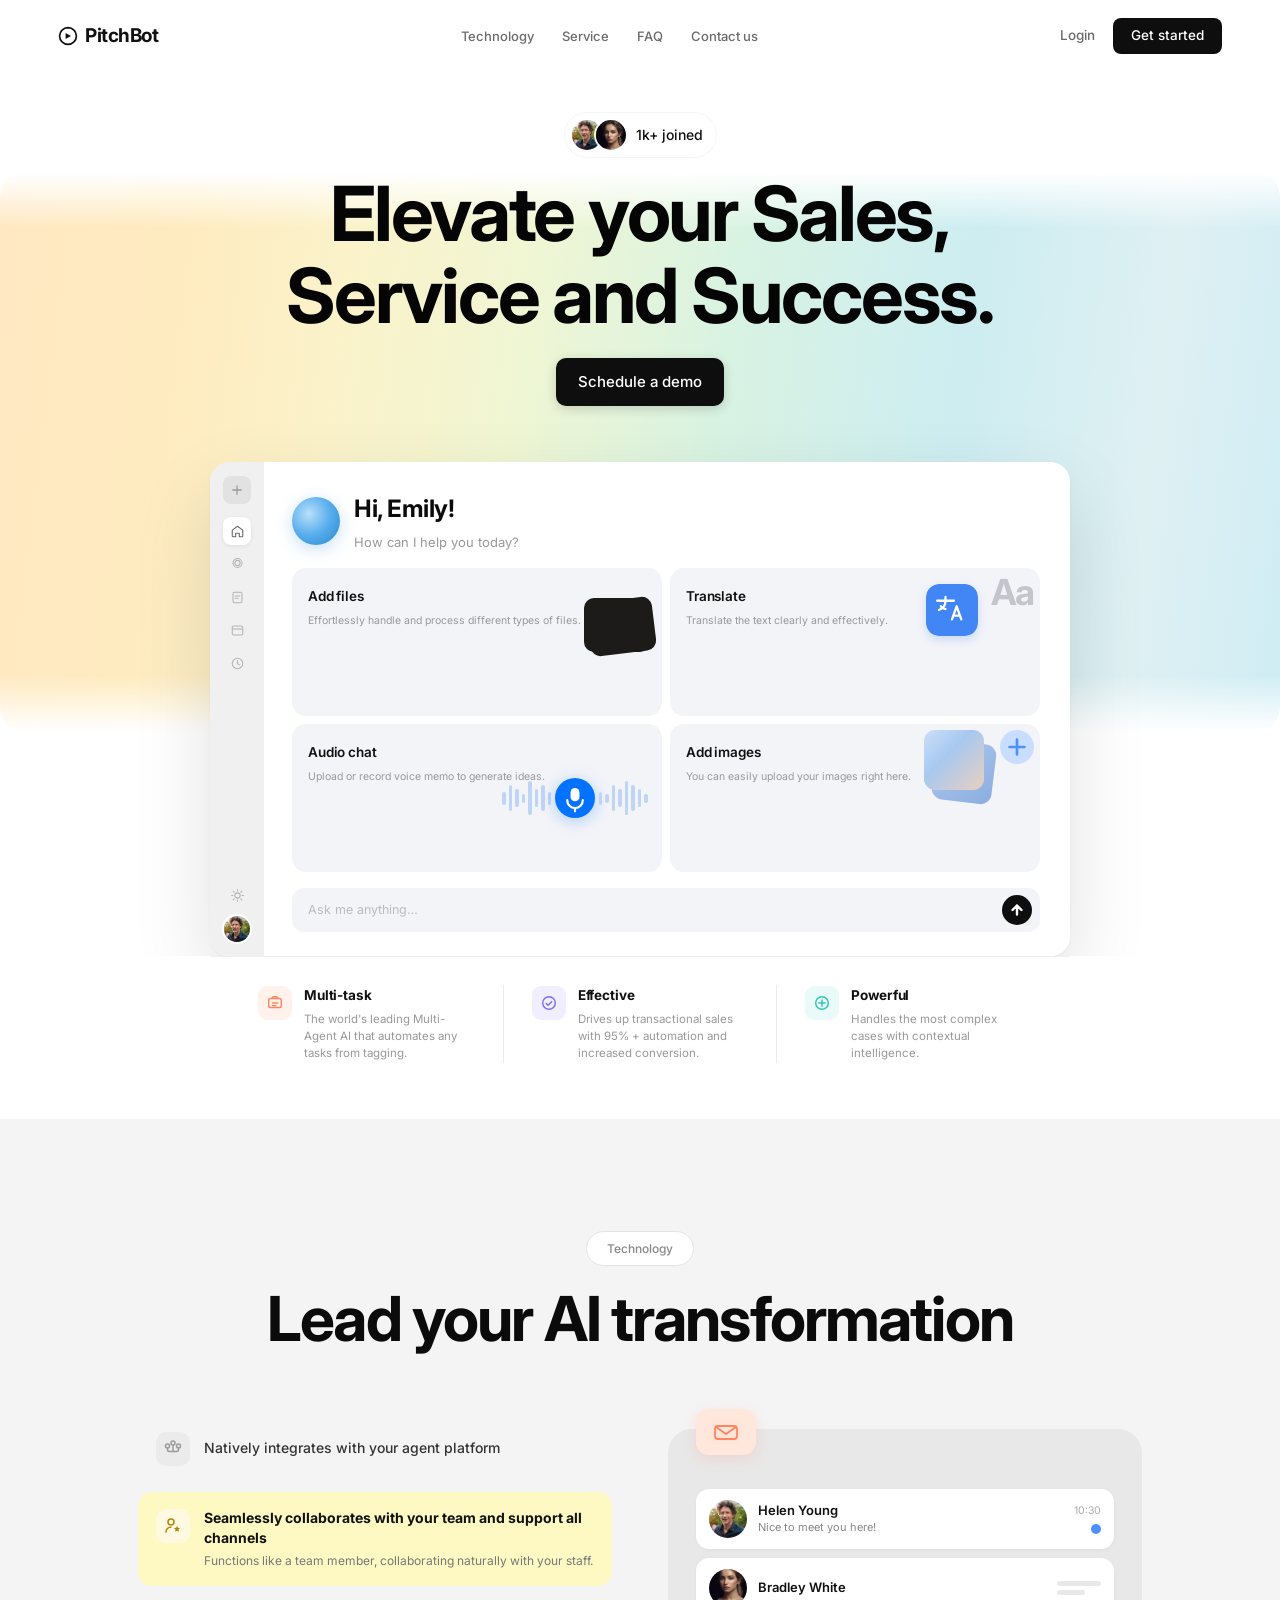
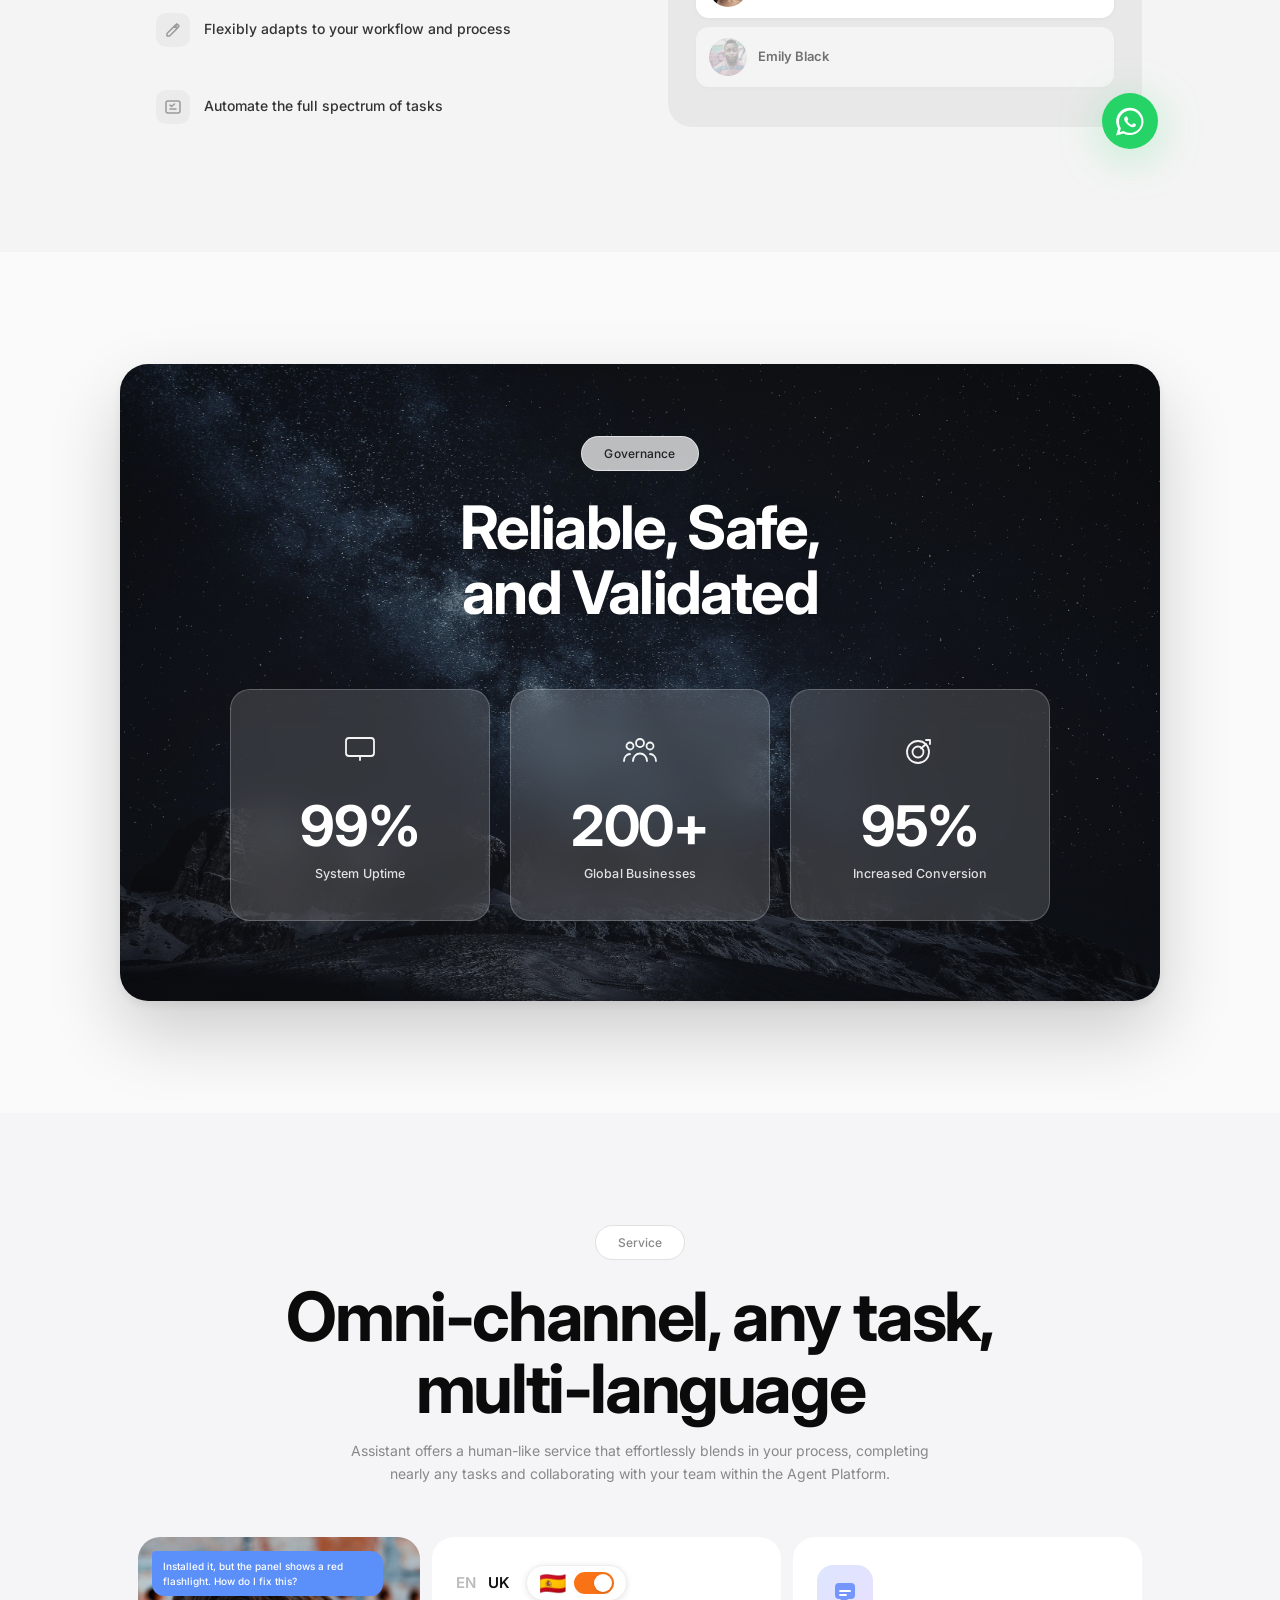
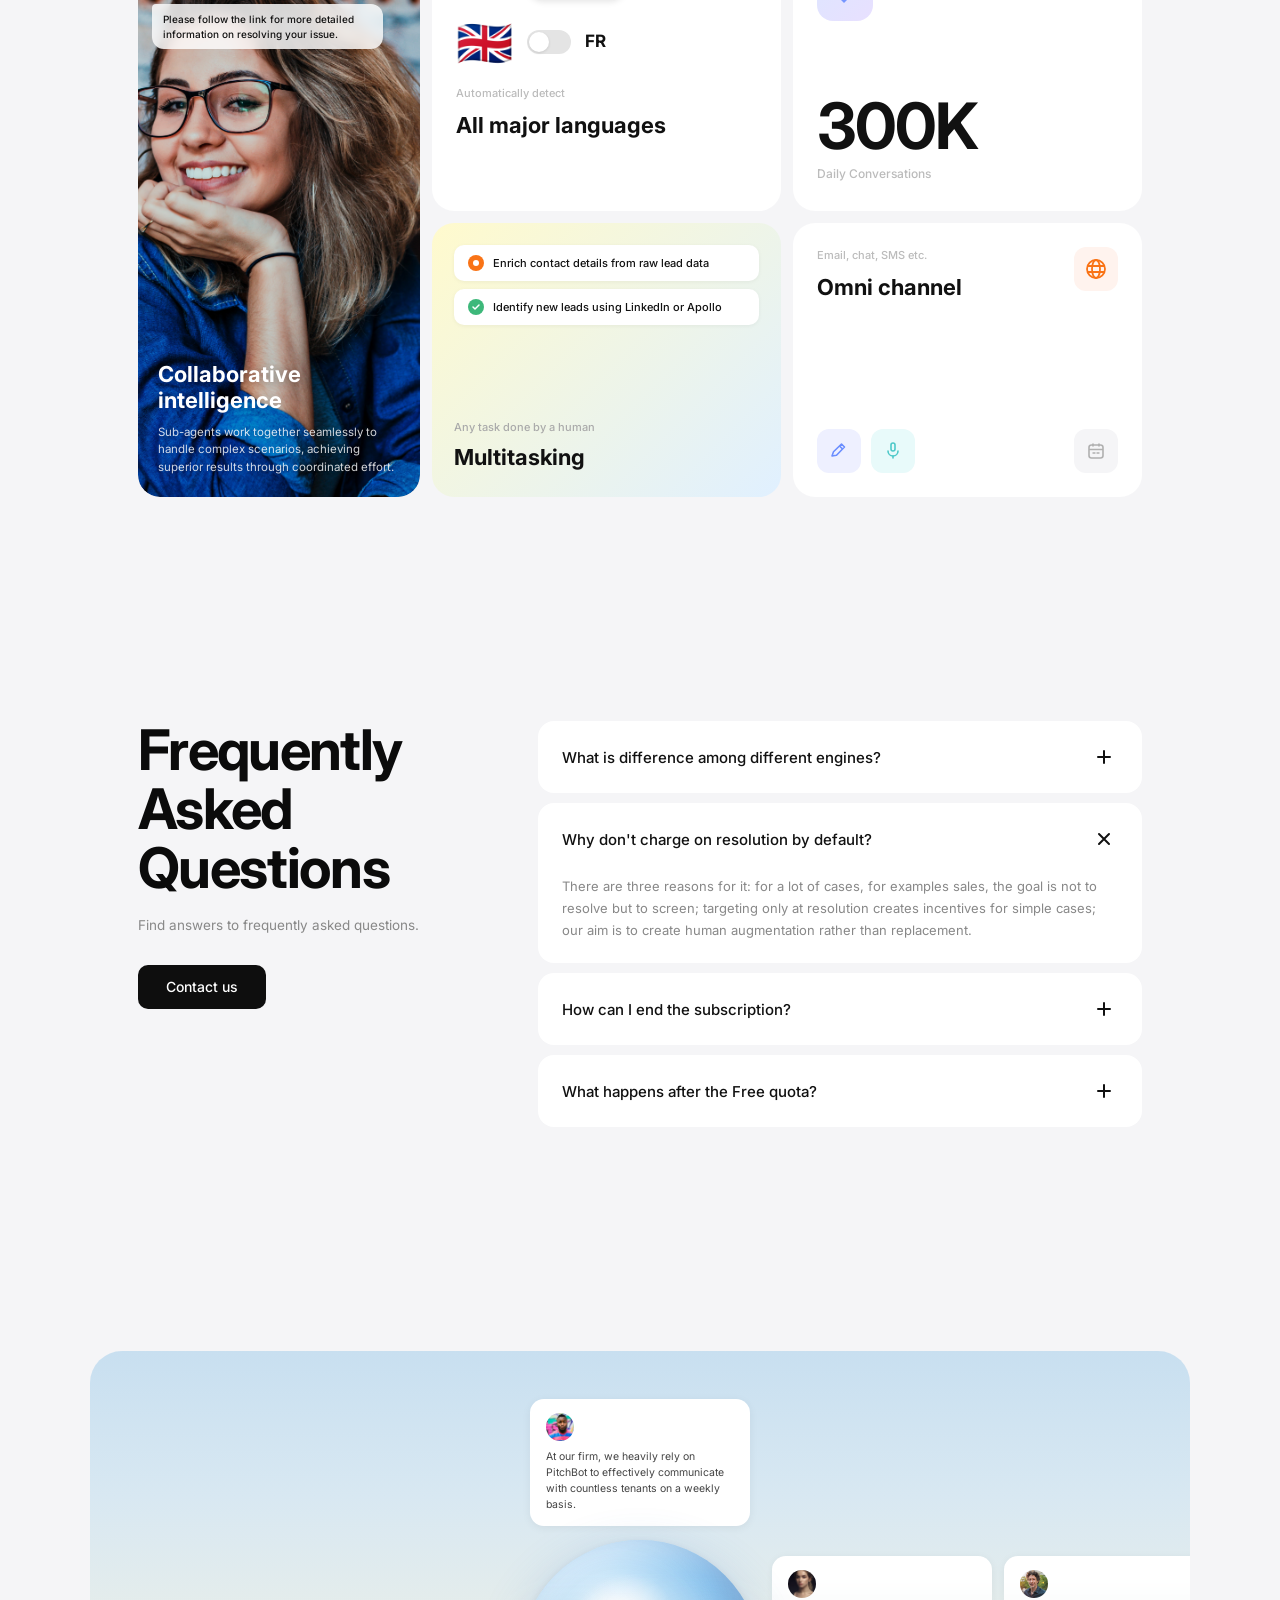
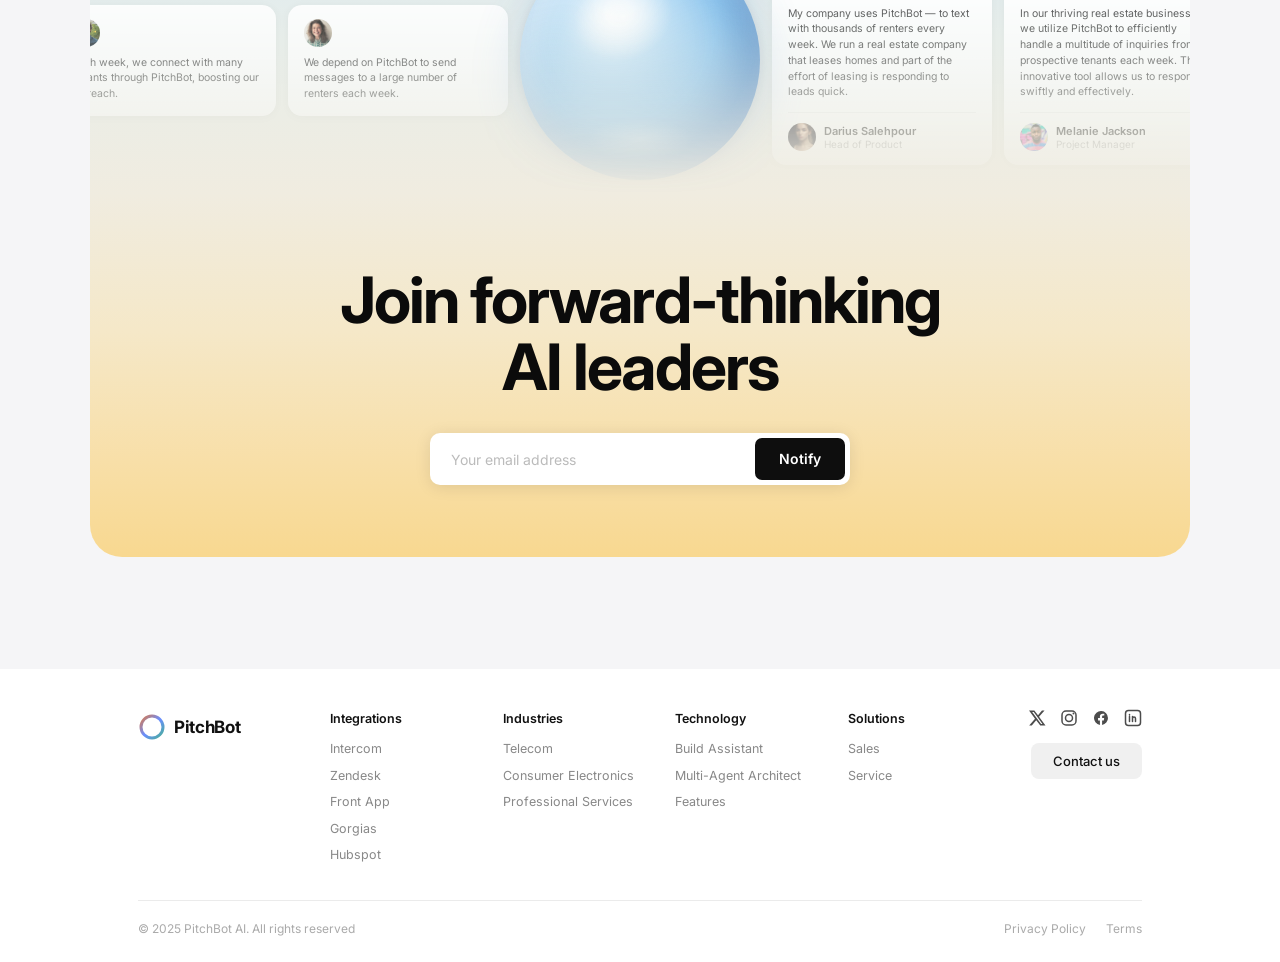
<file: Html/index.html>
<!DOCTYPE html>
<html lang="en">
<head>
  <meta charset="UTF-8" />
  <meta name="viewport" content="width=device-width, initial-scale=1.0" />
  <title>PitchBot — Elevate your Sales, Service and Success</title>
  <link rel="preconnect" href="https://fonts.googleapis.com" />
  <link rel="preconnect" href="https://fonts.gstatic.com" crossorigin />
  <link href="https://fonts.googleapis.com/css2?family=Inter:wght@400;500;600;700;800&display=swap" rel="stylesheet" />
  <link rel="stylesheet" href="../Css/style.css" />
</head>
<body>

<!-- ═══════════════════════ NAV ═══════════════════════ -->
<header class="nav" id="nav">
  <div class="nav__inner">

    <a href="#" class="nav__logo">
      <svg width="20" height="20" viewBox="0 0 20 20" fill="none" aria-hidden="true">
        <path d="M10 1.6a8.4 8.4 0 1 0 0 16.8 8.4 8.4 0 0 0 0-16.8Z" stroke="#111" stroke-width="1.7"/>
        <path d="M7.6 6.9 13 10l-5.4 3.1V6.9Z" fill="#111"/>
      </svg>
      <span>PitchBot</span>
    </a>

    <ul class="nav__links">
      <li><a href="#technology">Technology</a></li>
      <li><a href="#service">Service</a></li>
      <li><a href="#faq">FAQ</a></li>
      <li><a href="#contact">Contact us</a></li>
    </ul>

    <div class="nav__ctas">
      <a href="#" class="nav__login">Login</a>
      <a href="#contact" class="btn btn--nav">Get started</a>
      <button class="nav__burger" id="burger" aria-label="Menu" aria-expanded="false">
        <span></span><span></span><span></span>
      </button>
    </div>

  </div>

  <div class="nav__mobile" id="mobileMenu" aria-hidden="true">
    <a href="#technology">Technology</a>
    <a href="#service">Service</a>
    <a href="#faq">FAQ</a>
    <a href="#contact">Contact us</a>
    <a href="#" class="btn btn--nav">Get started</a>
  </div></header>

<main>
  <!-- ═══════════════════════ HERO ═══════════════════════ -->
  <section class="hero">
    <div class="blob" aria-hidden="true"></div>

    <div class="hero__inner">
      <!-- badge -->
      <div class="badge">
        <span class="badge__faces">
          <img src="../Images/faces/face1.jpg" alt="" />
          <img src="../Images/faces/face2.jpg" alt="" />
        </span>
        <span class="badge__text">1k+ joined</span>
      </div>

      <!-- headline -->
      <h1 class="hero__h1">Elevate your Sales,<br />Service and Success.</h1>

      <!-- primary CTA -->
      <a href="#" class="btn btn--hero">Schedule a demo</a>

      <!-- ═══════════ APP MOCKUP ═══════════ -->
      <div class="mockup">
        <!-- left rail -->
        <aside class="rail" aria-hidden="true">
          <span class="rail__plus">
            <svg viewBox="0 0 20 20" fill="none"><path d="M10 4v12M4 10h12" stroke="#999" stroke-width="1.8" stroke-linecap="round"/></svg>
          </span>
          <span class="rail__btn rail__btn--on">
            <svg viewBox="0 0 20 20" fill="none"><path d="M3 8.2 10 3l7 5.2V16a1 1 0 0 1-1 1h-3.6v-4.6H7.6V17H4a1 1 0 0 1-1-1V8.2Z" stroke="#6B6B6B" stroke-width="1.5" stroke-linejoin="round"/></svg>
          </span>
          <span class="rail__btn">
            <svg viewBox="0 0 20 20" fill="none"><circle cx="10" cy="8" r="3.5" stroke="#B4B4B4" stroke-width="1.4"/><circle cx="10" cy="8" r="6" stroke="#B4B4B4" stroke-width="1.4"/></svg>
          </span>
          <span class="rail__btn">
            <svg viewBox="0 0 20 20" fill="none"><rect x="4" y="3" width="12" height="14" rx="2" stroke="#B4B4B4" stroke-width="1.4"/><path d="M7 8h6M7 11h4" stroke="#B4B4B4" stroke-width="1.4" stroke-linecap="round"/></svg>
          </span>
          <span class="rail__btn">
            <svg viewBox="0 0 20 20" fill="none"><rect x="3" y="4" width="14" height="12" rx="2" stroke="#B4B4B4" stroke-width="1.4"/><path d="M3 8h14" stroke="#B4B4B4" stroke-width="1.4"/></svg>
          </span>
          <span class="rail__btn">
            <svg viewBox="0 0 20 20" fill="none"><circle cx="10" cy="10" r="7" stroke="#B4B4B4" stroke-width="1.4"/><path d="M10 6v4.2l2.8 1.6" stroke="#B4B4B4" stroke-width="1.4" stroke-linecap="round"/></svg>
          </span>
          <span class="rail__spacer"></span>
          <span class="rail__btn">
            <svg viewBox="0 0 20 20" fill="none"><circle cx="10" cy="10" r="3.5" stroke="#B4B4B4" stroke-width="1.4"/><path d="M10 2v2M10 16v2M2 10h2M16 10h2M4.2 4.2l1.4 1.4M14.4 14.4l1.4 1.4M4.2 15.8l1.4-1.4M14.4 5.6l1.4-1.4" stroke="#B4B4B4" stroke-width="1.4" stroke-linecap="round"/></svg>
          </span>
          <span class="rail__avatar">
            <img src="../Images/faces/face1.jpg" alt="" />
          </span>
        </aside>

        <!-- window -->
        <div class="window">
          <!-- greeting -->
          <div class="greet">
            <span class="greet__orb" aria-hidden="true"></span>
            <div class="greet__text">
              <p class="greet__hi">Hi, Emily!</p>
              <p class="greet__sub">How can I help you today?</p>
            </div>
          </div>

          <!-- feature grid -->
          <div class="features">
            <article class="card">
              <div class="card__body">
                <h3 class="card__title">Add files</h3>
                <p class="card__desc">Effortlessly handle and process different types of files.</p>
              </div>
              <span class="art art--files" aria-hidden="true">
                <!-- dark card mockup -->
                <i class="art__file-card">
                  <i class="art__file-line art__file-line--a"></i>
                  <i class="art__file-line art__file-line--b"></i>
                  <i class="art__file-line art__file-line--c"></i>
                  <i class="art__file-dot"></i>
                  <i class="art__file-dot art__file-dot--r"></i>
                  <i class="art__file-dot art__file-dot--g"></i>
                </i>
                <i class="art__file-back"></i>
              </span>
            </article>

            <article class="card">
              <div class="card__body">
                <h3 class="card__title">Translate</h3>
                <p class="card__desc">Translate the text clearly and effectively.</p>
              </div>
              <span class="art art--translate" aria-hidden="true">
                <i class="art__gtrans">
                  <svg viewBox="0 0 56 56" fill="none" xmlns="http://www.w3.org/2000/svg">
                    <rect width="56" height="56" rx="14" fill="#4285F4"/>
                    <path d="M12 18h18M21 14v4M21 18c0 4.4-2.8 8.4-7 10" stroke="white" stroke-width="2.5" stroke-linecap="round" stroke-linejoin="round"/>
                    <path d="M16 24c1.4 1.8 3.6 3 5 3" stroke="white" stroke-width="2.5" stroke-linecap="round"/>
                    <path d="M28 38l5-14 5 14M31 34h4" stroke="white" stroke-width="2.5" stroke-linecap="round" stroke-linejoin="round"/>
                  </svg>
                </i>
                <i class="art__aa">Aa</i>
              </span>
            </article>

            <article class="card">
              <div class="card__body">
                <h3 class="card__title">Audio chat</h3>
                <p class="card__desc">Upload or record voice memo to generate ideas.</p>
              </div>
              <span class="art art--audio" aria-hidden="true">
                <i class="art__wave-bars" aria-hidden="true">
                  <i class="art__bar"></i><i class="art__bar art__bar--tall"></i><i class="art__bar art__bar--mid"></i>
                  <i class="art__bar art__bar--short"></i><i class="art__bar art__bar--tallest"></i><i class="art__bar art__bar--mid"></i>
                  <i class="art__bar art__bar--tall"></i><i class="art__bar"></i>
                </i>
                <i class="art__mic">
                  <svg viewBox="0 0 36 36" fill="none"><circle cx="18" cy="18" r="18" fill="#0373ff"/><rect x="14" y="9" width="8" height="12" rx="4" fill="white"/><path d="M11 20c0 3.9 3.1 7 7 7s7-3.1 7-7" stroke="white" stroke-width="2" stroke-linecap="round"/><path d="M18 27v3" stroke="white" stroke-width="2" stroke-linecap="round"/></svg>
                </i>
                <i class="art__wave-bars art__wave-bars--right" aria-hidden="true">
                  <i class="art__bar art__bar--short"></i><i class="art__bar art__bar--mid"></i><i class="art__bar art__bar--tall"></i>
                  <i class="art__bar art__bar--tallest"></i><i class="art__bar art__bar--mid"></i><i class="art__bar art__bar--tall"></i>
                  <i class="art__bar art__bar--short"></i><i class="art__bar"></i>
                </i>
              </span>
            </article>

            <article class="card">
              <div class="card__body">
                <h3 class="card__title">Add images</h3>
                <p class="card__desc">You can easily upload your images right here.</p>
              </div>
              <span class="art art--images" aria-hidden="true">
                <i class="art__img-stack">
                  <i class="art__img-card art__img-card--back"></i>
                  <i class="art__img-card art__img-card--front"></i>
                </i>
                <i class="art__img-plus">
                  <svg viewBox="0 0 32 32" fill="none"><circle cx="16" cy="16" r="16" fill="#C8DDFF"/><path d="M16 9v14M9 16h14" stroke="#4A90FF" stroke-width="2.5" stroke-linecap="round"/></svg>
                </i>
              </span>
            </article>
          </div>

          <!-- chat input -->
          <div class="chat-input">
            <span class="chat-input__placeholder">Ask me anything…</span>
            <button class="chat-input__send" aria-label="Send">
              <svg viewBox="0 0 20 20" fill="none"><circle cx="10" cy="10" r="10" fill="#0e0e0e"/><path d="M10 13V7M7 10l3-3 3 3" stroke="white" stroke-width="1.6" stroke-linecap="round" stroke-linejoin="round"/></svg>
            </button>
          </div>
        </div>
      </div>
    </div>
  </section>

  <!-- ═══════════════════════ FEATURES PILLS ═══════════════════════ -->
  <section class="features-pills">
    <div class="features-pills__inner">

      <div class="pill-item">
        <span class="pill-item__icon pill-item__icon--orange">
          <svg width="20" height="20" viewBox="0 0 20 20" fill="none">
            <rect x="3" y="5" width="14" height="10" rx="2" stroke="#FF8660" stroke-width="1.6"/>
            <path d="M7 5V4a1 1 0 0 1 1-1h4a1 1 0 0 1 1 1v1" stroke="#FF8660" stroke-width="1.6"/>
            <path d="M7 10h6M7 13h4" stroke="#FF8660" stroke-width="1.4" stroke-linecap="round"/>
          </svg>
        </span>
        <div>
          <h3 class="pill-item__title">Multi-task</h3>
          <p class="pill-item__desc">The world's leading Multi-Agent AI that automates any tasks from tagging.</p>
        </div>
      </div>

      <div class="pill-item__divider"></div>

      <div class="pill-item">
        <span class="pill-item__icon pill-item__icon--purple">
          <svg width="20" height="20" viewBox="0 0 20 20" fill="none">
            <circle cx="10" cy="10" r="7" stroke="#7B6FF0" stroke-width="1.6"/>
            <path d="M7 10.5l2 2 4-4" stroke="#7B6FF0" stroke-width="1.6" stroke-linecap="round" stroke-linejoin="round"/>
          </svg>
        </span>
        <div>
          <h3 class="pill-item__title">Effective</h3>
          <p class="pill-item__desc">Drives up transactional sales with 95% + automation and increased conversion.</p>
        </div>
      </div>

      <div class="pill-item__divider"></div>

      <div class="pill-item">
        <span class="pill-item__icon pill-item__icon--teal">
          <svg width="20" height="20" viewBox="0 0 20 20" fill="none">
            <circle cx="10" cy="10" r="7" stroke="#2EC4B6" stroke-width="1.6"/>
            <path d="M10 6.5v7M6.5 10h7" stroke="#2EC4B6" stroke-width="1.6" stroke-linecap="round"/>
          </svg>
        </span>
        <div>
          <h3 class="pill-item__title">Powerful</h3>
          <p class="pill-item__desc">Handles the most complex cases with contextual intelligence.</p>
        </div>
      </div>

    </div>
  </section>

  <!-- ═══════════════════════ TECHNOLOGY ═══════════════════════ -->
  <section class="technology" id="technology">
    <div class="technology__inner">

      <div class="technology__head">
        <div class="technology__badge">Technology</div>
        <h2 class="technology__h2">Lead your AI transformation</h2>
      </div>

      <div class="technology__body">

        <!-- LEFT: list -->
        <div class="tech-list">

          <div class="tech-row">
            <span class="tech-row__icon">
              <!-- three horizontal lines / people-network icon -->
              <svg width="18" height="18" viewBox="0 0 18 18" fill="none">
                <circle cx="3.5" cy="6" r="2" stroke="#9B9B9B" stroke-width="1.5"/>
                <circle cx="14.5" cy="6" r="2" stroke="#9B9B9B" stroke-width="1.5"/>
                <circle cx="9" cy="3" r="2" stroke="#9B9B9B" stroke-width="1.5"/>
                <path d="M3.5 8v1.5a2 2 0 0 0 2 2h7a2 2 0 0 0 2-2V8" stroke="#9B9B9B" stroke-width="1.5" stroke-linecap="round"/>
                <path d="M9 5v5.5" stroke="#9B9B9B" stroke-width="1.5" stroke-linecap="round"/>
              </svg>
            </span>
            <p class="tech-row__text">Natively integrates with your agent platform</p>
          </div>

          <div class="tech-row tech-row--active">
            <span class="tech-row__icon tech-row__icon--star">
              <!-- person + star -->
              <svg width="18" height="18" viewBox="0 0 18 18" fill="none">
                <circle cx="7" cy="5" r="3" stroke="#B08700" stroke-width="1.5"/>
                <path d="M2 15c0-2.76 2.24-5 5-5" stroke="#B08700" stroke-width="1.5" stroke-linecap="round"/>
                <path d="M13 9l.9 1.85 2.1.3-1.5 1.47.35 2.07L13 13.72l-1.85.97.35-2.07L10 11.15l2.1-.3L13 9z" fill="#B08700"/>
              </svg>
            </span>
            <div>
              <p class="tech-row__title">Seamlessly collaborates with your team and support all channels</p>
              <p class="tech-row__desc">Functions like a team member, collaborating naturally with your staff.</p>
            </div>
          </div>

          <div class="tech-row">
            <span class="tech-row__icon">
              <!-- tag / pencil icon -->
              <svg width="18" height="18" viewBox="0 0 18 18" fill="none">
                <path d="M3 12.5V15h2.5l7.4-7.4-2.5-2.5L3 12.5z" stroke="#9B9B9B" stroke-width="1.5" stroke-linejoin="round"/>
                <path d="M12.85 4.15a1.2 1.2 0 0 1 1.7 1.7L13.4 7 11 4.6l1.85-1.85z" stroke="#9B9B9B" stroke-width="1.5" stroke-linejoin="round"/>
              </svg>
            </span>
            <p class="tech-row__text">Flexibly adapts to your workflow and process</p>
          </div>

          <div class="tech-row">
            <span class="tech-row__icon">
              <!-- checklist / tasks icon -->
              <svg width="18" height="18" viewBox="0 0 18 18" fill="none">
                <rect x="2" y="3" width="14" height="12" rx="2" stroke="#9B9B9B" stroke-width="1.5"/>
                <path d="M6 7l1.5 1.5L10.5 6" stroke="#9B9B9B" stroke-width="1.5" stroke-linecap="round" stroke-linejoin="round"/>
                <path d="M6 11h6" stroke="#9B9B9B" stroke-width="1.5" stroke-linecap="round"/>
              </svg>
            </span>
            <p class="tech-row__text">Automate the full spectrum of tasks</p>
          </div>

        </div>

        <!-- RIGHT: visual card -->
        <div class="tech-visual">

          <!-- envelope floating pill -->
          <div class="tech-envelope" aria-hidden="true">
            <svg width="32" height="24" viewBox="0 0 32 24" fill="none">
              <rect width="32" height="24" rx="6" fill="#FFE5D9"/>
              <path d="M6 7l10 7 10-7" stroke="#FF8660" stroke-width="1.8" stroke-linecap="round" stroke-linejoin="round"/>
              <rect x="5" y="6" width="22" height="13" rx="3" stroke="#FF8660" stroke-width="1.8"/>
            </svg>
          </div>

          <!-- user rows -->
          <div class="tech-users">

            <div class="tech-user tech-user--highlighted">
              <img src="../Images/faces/face1.jpg" alt="Helen Young" class="tech-user__avatar" />
              <div class="tech-user__body">
                <span class="tech-user__name">Helen Young</span>
                <span class="tech-user__msg">Nice to meet you here!</span>
              </div>
              <span class="tech-user__meta">
                <span class="tech-user__time">10:30</span>
                <span class="tech-user__dot"></span>
              </span>
            </div>

            <div class="tech-user">
              <img src="../Images/faces/face2.jpg" alt="Bradley White" class="tech-user__avatar" />
              <div class="tech-user__body">
                <span class="tech-user__name">Bradley White</span>
              </div>
              <span class="tech-user__lines" aria-hidden="true">
                <i></i><i></i>
              </span>
            </div>

            <div class="tech-user tech-user--dim">
              <img src="../Images/faces/face3.jpg" alt="Emily Black" class="tech-user__avatar tech-user__avatar--dim" />
              <div class="tech-user__body">
                <span class="tech-user__name">Emily Black</span>
              </div>
            </div>

          </div>

          <!-- whatsapp bubble -->
          <div class="tech-whatsapp" aria-hidden="true">
            <svg width="56" height="56" viewBox="0 0 56 56" fill="none">
              <circle cx="28" cy="28" r="28" fill="#25D366"/>
              <path d="M37.5 18.8c-2.6-2.6-6-4-9.7-4-7.5 0-13.6 6.1-13.6 13.6 0 2.4.7 4.7 1.9 6.8l-2 7.3 7.5-2c2 1 4.2 1.6 6.3 1.6 7.5 0 13.6-6.1 13.6-13.6 0-3.6-1.4-7-4-9.7zm-9.7 20.9c-2 0-3.9-.5-5.6-1.5l-.4-.2-4 1.1 1.1-4-.3-.4c-1.1-1.8-1.6-3.8-1.6-5.9 0-6.2 5-11.2 11.2-11.2 3 0 5.8 1.2 7.9 3.3 2.1 2.1 3.3 4.9 3.3 7.9 0 6.2-5 11.2-11.3 11.2zm6.2-8.4c-.3-.2-1.9-.9-2.2-1s-.5-.2-.7.2-.8 1-.9 1.2c-.2.2-.3.2-.6.1-.3-.2-1.3-.5-2.4-1.5-.9-.8-1.5-1.8-1.7-2.1-.2-.3 0-.5.1-.6l.4-.5c.1-.2.2-.3.2-.5s0-.4 0-.5c-.1-.2-.7-1.6-.9-2.2-.2-.6-.5-.5-.7-.5h-.6c-.2 0-.5.1-.8.4-.3.3-1 1-1 2.4s1 2.7 1.2 2.9c.2.2 2 3.1 4.9 4.3.7.3 1.2.5 1.6.6.7.2 1.3.2 1.8.1.6-.1 1.8-.7 2-1.4.2-.6.2-1.2.1-1.4-.1-.1-.3-.2-.6-.4z" fill="white"/>
            </svg>
          </div>

        </div>
      </div>

    </div>
  </section>

  <!-- ═══════════════════════ STATS ═══════════════════════ -->
  <section class="stats">
    <div class="stats__wrap">
      <div class="stats__inner">
        <div class="stats__badge">Governance</div>
        <h2 class="stats__h2">Reliable, Safe,<br />and Validated</h2>

        <div class="stats__grid">

          <div class="stat-card">
            <div class="stat-card__icon">
              <!-- monitor / system uptime -->
              <svg width="40" height="40" viewBox="0 0 40 40" fill="none">
                <rect x="6" y="8" width="28" height="18" rx="3" stroke="white" stroke-width="1.8"/>
                <path d="M13 26h14M20 26v4" stroke="white" stroke-width="1.8" stroke-linecap="round"/>
              </svg>
            </div>
            <div class="stat-card__value">99%</div>
            <div class="stat-card__label">System Uptime</div>
          </div>

          <div class="stat-card">
            <div class="stat-card__icon">
              <!-- people group / global businesses -->
              <svg width="40" height="40" viewBox="0 0 40 40" fill="none">
                <circle cx="20" cy="13" r="4" stroke="white" stroke-width="1.8"/>
                <circle cx="10" cy="16" r="3.5" stroke="white" stroke-width="1.8"/>
                <circle cx="30" cy="16" r="3.5" stroke="white" stroke-width="1.8"/>
                <path d="M4 31c0-4 2.7-7 6-7" stroke="white" stroke-width="1.8" stroke-linecap="round"/>
                <path d="M36 31c0-4-2.7-7-6-7" stroke="white" stroke-width="1.8" stroke-linecap="round"/>
                <path d="M13 31c0-4.4 3.1-7.5 7-7.5s7 3.1 7 7.5" stroke="white" stroke-width="1.8" stroke-linecap="round"/>
              </svg>
            </div>
            <div class="stat-card__value">200+</div>
            <div class="stat-card__label">Global Businesses</div>
          </div>

          <div class="stat-card">
            <div class="stat-card__icon">
              <!-- target + arrow / conversion -->
              <svg width="40" height="40" viewBox="0 0 40 40" fill="none">
                <circle cx="18" cy="22" r="11" stroke="white" stroke-width="1.8"/>
                <circle cx="18" cy="22" r="5.5" stroke="white" stroke-width="1.8"/>
                <path d="M26 14l-5 4.5" stroke="white" stroke-width="1.8" stroke-linecap="round"/>
                <path d="M26 10h4v4" stroke="white" stroke-width="1.8" stroke-linecap="round" stroke-linejoin="round"/>
              </svg>
            </div>
            <div class="stat-card__value">95%</div>
            <div class="stat-card__label">Increased Conversion</div>
          </div>

        </div>
      </div>
    </div>
  </section>

  <!-- ═══════════════════════ OMNICHANNEL ═══════════════════════ -->
  <section class="omnichannel" id="service">
    <div class="omnichannel__inner">

      <div class="omnichannel__badge"><span>Service</span></div>
      <h2 class="omnichannel__h2">Omni-channel, any task,<br />multi-language</h2>
      <p class="omnichannel__desc">Assistant offers a human-like service that effortlessly blends in your process, completing nearly any tasks and collaborating with your team within the Agent Platform.</p>

      <div class="omnichannel__grid">

        <!-- CARD 1 — portrait (tall, row-span 2) -->
        <div class="omni-card omni-card--portrait">
          <img src="../Images/faces/portrait.jpg" alt="Portrait" class="omni-card__portrait" />
          <div class="omni-chat-bubble omni-chat-bubble--1">Installed it, but the panel shows a red flashlight. How do I fix this?</div>
          <div class="omni-chat-bubble omni-chat-bubble--2">Please follow the link for more detailed information on resolving your issue.</div>
          <div class="omni-card__footer">
            <div class="omni-card__label">Collaborative<br />intelligence</div>
            <p class="omni-card__text">Sub-agents work together seamlessly to handle complex scenarios, achieving superior results through coordinated effort.</p>
          </div>
        </div>

        <!-- CARD 2 — language toggle -->
        <div class="omni-card omni-card--lang">
          <div class="omni-lang__row">
            <span class="omni-lang__code">EN</span>
            <span class="omni-lang__code omni-lang__code--active">UK</span>
            <div class="omni-lang__pill">
              <span class="omni-lang__flag-emoji">🇪🇸</span>
              <div class="omni-lang__switch">
                <span class="omni-lang__knob--on"></span>
              </div>
            </div>
          </div>
          <div class="omni-lang__row2">
            <span class="omni-lang__flag-big">🇬🇧</span>
            <div class="omni-lang__switch2">
              <span class="omni-lang__knob2"></span>
            </div>
            <span class="omni-lang__code omni-lang__code--fr">FR</span>
          </div>
          <p class="omni-lang__auto">Automatically detect</p>
          <div class="omni-lang__label">All major languages</div>
        </div>

        <!-- CARD 3 — 300K stat -->
        <div class="omni-card omni-card--stat">
          <div class="omni-stat__icon">
            <!-- chat bubble icon -->
            <svg width="28" height="28" viewBox="0 0 28 28" fill="none">
              <path d="M4 8a4 4 0 0 1 4-4h12a4 4 0 0 1 4 4v8a4 4 0 0 1-4 4h-3l-4 4-4-4H8a4 4 0 0 1-4-4V8z" fill="#6B8EFF" opacity=".9"/>
              <path d="M9 12h10M9 16h6" stroke="white" stroke-width="1.8" stroke-linecap="round"/>
            </svg>
          </div>
          <div class="omni-stat__value">300K</div>
          <div class="omni-stat__label">Daily Conversations</div>
        </div>

        <!-- CARD 4 — multitasking -->
        <div class="omni-card omni-card--multi">
          <div class="omni-task">
            <span class="omni-task__dot"></span>
            <span class="omni-task__text">Enrich contact details from raw lead data</span>
          </div>
          <div class="omni-task">
            <span class="omni-task__check">
              <svg width="16" height="16" viewBox="0 0 16 16" fill="none">
                <circle cx="8" cy="8" r="8" fill="#3DB87A"/>
                <path d="M5 8l2 2 4-4" stroke="white" stroke-width="1.5" stroke-linecap="round" stroke-linejoin="round"/>
              </svg>
            </span>
            <span class="omni-task__text">Identify new leads using LinkedIn or Apollo</span>
          </div>
          <p class="omni-multi__sub">Any task done by a human</p>
          <div class="omni-multi__title">Multitasking</div>
        </div>

        <!-- CARD 5 — omni channel -->
        <div class="omni-card omni-card--channel">
          <p class="omni-channel__sub">Email, chat, SMS etc.</p>
          <div class="omni-channel__title">Omni channel</div>
          <!-- globe icon, top-right -->
          <div class="omni-channel__globe">
            <svg width="22" height="22" viewBox="0 0 22 22" fill="none">
              <circle cx="11" cy="11" r="9" stroke="#f97316" stroke-width="1.8"/>
              <ellipse cx="11" cy="11" rx="4" ry="9" stroke="#f97316" stroke-width="1.8"/>
              <path d="M3 8h16M3 14h16" stroke="#f97316" stroke-width="1.8" stroke-linecap="round"/>
            </svg>
          </div>
          <!-- bottom icons -->
          <div class="omni-channel__icons">
            <div class="omni-channel__icon omni-channel__icon--blue">
              <svg width="20" height="20" viewBox="0 0 20 20" fill="none">
                <path d="M3 15l1.5-4.2L12.5 3l3 3-8 8.3L3 15z" stroke="#6B8EFF" stroke-width="1.6" stroke-linejoin="round" fill="none"/>
                <path d="M10.5 5l3 3" stroke="#6B8EFF" stroke-width="1.6"/>
              </svg>
            </div>
            <div class="omni-channel__icon omni-channel__icon--teal">
              <svg width="20" height="20" viewBox="0 0 20 20" fill="none">
                <rect x="8" y="2" width="4" height="8" rx="2" stroke="#4EC9C9" stroke-width="1.6"/>
                <path d="M5 10c0 2.8 2.2 5 5 5s5-2.2 5-5" stroke="#4EC9C9" stroke-width="1.6" stroke-linecap="round"/>
                <path d="M10 15v2" stroke="#4EC9C9" stroke-width="1.6" stroke-linecap="round"/>
              </svg>
            </div>
            <div class="omni-channel__icon omni-channel__icon--cal">
              <svg width="20" height="20" viewBox="0 0 20 20" fill="none">
                <rect x="3" y="4" width="14" height="13" rx="2.5" stroke="#B0B0B0" stroke-width="1.6"/>
                <path d="M3 8.5h14" stroke="#B0B0B0" stroke-width="1.6"/>
                <path d="M7 3v2M13 3v2" stroke="#B0B0B0" stroke-width="1.6" stroke-linecap="round"/>
                <path d="M7 12h2M11 12h2" stroke="#B0B0B0" stroke-width="1.4" stroke-linecap="round"/>
              </svg>
            </div>
          </div>
        </div>

      </div>
    </div>
  </section>

  <!-- ═══════════════════════ FAQ ═══════════════════════ -->
  <section class="faq" id="faq">
    <div class="faq__inner">

      <div class="faq__left">
        <h2 class="faq__h2">Frequently<br />Asked<br />Questions</h2>
        <p class="faq__intro">Find answers to frequently asked questions.</p>
        <a href="#contact" class="btn btn--faq">Contact us</a>
      </div>

      <div class="faq__list">

        <details class="faq__item">
          <summary class="faq__question">
            <span>What is difference among different engines?</span>
            <span class="faq__plus" aria-hidden="true">
              <svg class="faq__icon--plus" width="18" height="18" viewBox="0 0 18 18" fill="none"><path d="M9 3v12M3 9h12" stroke="#111" stroke-width="2" stroke-linecap="round"/></svg>
              <svg class="faq__icon--x" width="18" height="18" viewBox="0 0 18 18" fill="none"><path d="M4 4l10 10M14 4L4 14" stroke="#111" stroke-width="2" stroke-linecap="round"/></svg>
            </span>
          </summary>
          <div class="faq__answer">
            <p>Different AI engines vary in their architecture, training data, and optimization targets. Some focus on language understanding, others on speed or domain-specific tasks. Choosing the right one depends on your use case.</p>
          </div>
        </details>

        <details class="faq__item" open>
          <summary class="faq__question">
            <span>Why don't charge on resolution by default?</span>
            <span class="faq__plus" aria-hidden="true">
              <svg class="faq__icon--plus" width="18" height="18" viewBox="0 0 18 18" fill="none"><path d="M9 3v12M3 9h12" stroke="#111" stroke-width="2" stroke-linecap="round"/></svg>
              <svg class="faq__icon--x" width="18" height="18" viewBox="0 0 18 18" fill="none"><path d="M4 4l10 10M14 4L4 14" stroke="#111" stroke-width="2" stroke-linecap="round"/></svg>
            </span>
          </summary>
          <div class="faq__answer">
            <p>There are three reasons for it: for a lot of cases, for examples sales, the goal is not to resolve but to screen; targeting only at resolution creates incentives for simple cases; our aim is to create human augmentation rather than replacement.</p>
          </div>
        </details>

        <details class="faq__item">
          <summary class="faq__question">
            <span>How can I end the subscription?</span>
            <span class="faq__plus" aria-hidden="true">
              <svg class="faq__icon--plus" width="18" height="18" viewBox="0 0 18 18" fill="none"><path d="M9 3v12M3 9h12" stroke="#111" stroke-width="2" stroke-linecap="round"/></svg>
              <svg class="faq__icon--x" width="18" height="18" viewBox="0 0 18 18" fill="none"><path d="M4 4l10 10M14 4L4 14" stroke="#111" stroke-width="2" stroke-linecap="round"/></svg>
            </span>
          </summary>
          <div class="faq__answer">
            <p>You can cancel at any time from your account settings. Your access continues until the end of your current billing period with no additional charges.</p>
          </div>
        </details>

        <details class="faq__item">
          <summary class="faq__question">
            <span>What happens after the Free quota?</span>
            <span class="faq__plus" aria-hidden="true">
              <svg class="faq__icon--plus" width="18" height="18" viewBox="0 0 18 18" fill="none"><path d="M9 3v12M3 9h12" stroke="#111" stroke-width="2" stroke-linecap="round"/></svg>
              <svg class="faq__icon--x" width="18" height="18" viewBox="0 0 18 18" fill="none"><path d="M4 4l10 10M14 4L4 14" stroke="#111" stroke-width="2" stroke-linecap="round"/></svg>
            </span>
          </summary>
          <div class="faq__answer">
            <p>Once your free quota is used up, you'll be prompted to choose a paid plan. Your data and settings are preserved and you can upgrade seamlessly without any interruption.</p>
          </div>
        </details>

      </div>
    </div>
  </section>

  <!-- ═══════════════════════ JOIN ═══════════════════════ -->
  <section class="join">
    <div class="join__inner">

      <!-- testimonial grid behind the sphere -->
      <div class="join__grid" aria-hidden="true">

        <!-- row 1 — single centered card -->
        <div class="join__row join__row--top">
          <div class="jcard">
            <img src="../Images/faces/face3.jpg" alt="" class="jcard__av" />
            <p class="jcard__text">At our firm, we heavily rely on PitchBot to effectively communicate with countless tenants on a weekly basis.</p>
          </div>
        </div>

        <!-- row 2 — 2 cards · sphere · 2 cards -->
        <div class="join__row join__row--mid">
          <div class="jcard">
            <img src="../Images/faces/face1.jpg" alt="" class="jcard__av" />
            <p class="jcard__text">Each week, we connect with many tenants through PitchBot, boosting our outreach.</p>
          </div>
          <div class="jcard">
            <img src="../Images/faces/face4.jpg" alt="" class="jcard__av" />
            <p class="jcard__text">We depend on PitchBot to send messages to a large number of renters each week.</p>
          </div>

          <!-- sphere -->
          <div class="join__sphere" aria-hidden="true">
            <div class="join__sphere-inner"></div>
          </div>

          <div class="jcard">
            <img src="../Images/faces/face2.jpg" alt="" class="jcard__av" />
            <p class="jcard__text">My company uses PitchBot — to text with thousands of renters every week. We run a real estate company that leases homes and part of the effort of leasing is responding to leads quick.</p>
            <div class="jcard__author">
              <img src="../Images/faces/face2.jpg" alt="" class="jcard__author-av" />
              <div>
                <div class="jcard__name">Darius Salehpour</div>
                <div class="jcard__role">Head of Product</div>
              </div>
            </div>
          </div>
          <div class="jcard">
            <img src="../Images/faces/face1.jpg" alt="" class="jcard__av" />
            <p class="jcard__text">In our thriving real estate business, we utilize PitchBot to efficiently handle a multitude of inquiries from prospective tenants each week. This innovative tool allows us to respond swiftly and effectively.</p>
            <div class="jcard__author">
              <img src="../Images/faces/face3.jpg" alt="" class="jcard__author-av" />
              <div>
                <div class="jcard__name">Melanie Jackson</div>
                <div class="jcard__role">Project Manager</div>
              </div>
            </div>
          </div>
        </div>

        <!-- row 3 — 2 faded cards -->
        <div class="join__row join__row--bot">
          <div class="jcard jcard--dim">
            <img src="../Images/faces/face4.jpg" alt="" class="jcard__av" />
            <p class="jcard__text">We use PitchBot to connect with thousands of renters on a weekly basis.</p>
          </div>
          <div class="jcard jcard--dim">
            <img src="../Images/faces/face2.jpg" alt="" class="jcard__av" />
            <p class="jcard__text">Our company leverages PitchBot to text with a vast number of renters each week.</p>
          </div>
        </div>

      </div>

      <!-- headline + form sit on top -->
      <div class="join__content">
        <h2 class="join__h2">Join forward-thinking<br />AI leaders</h2>
        <form class="join__form">
          <input type="email" class="join__input" placeholder="Your email address" />
          <button type="submit" class="btn btn--join">Notify</button>
        </form>
      </div>

    </div>
  </section>

  <!-- ═══════════════════════ FOOTER ═══════════════════════ -->
  <footer class="footer" id="contact">
    <div class="footer__inner">

      <div class="footer__main">

        <!-- Logo -->
        <a href="#" class="footer__logo">
          <!-- colorful gradient ring logo -->
          <svg width="28" height="28" viewBox="0 0 28 28" fill="none" aria-hidden="true">
            <circle cx="14" cy="14" r="11" stroke="url(#logoGrad)" stroke-width="3" fill="none"/>
            <defs>
              <linearGradient id="logoGrad" x1="0" y1="0" x2="28" y2="28" gradientUnits="userSpaceOnUse">
                <stop offset="0%" stop-color="#f97316"/>
                <stop offset="50%" stop-color="#6B8EFF"/>
                <stop offset="100%" stop-color="#3DB87A"/>
              </linearGradient>
            </defs>
          </svg>
          <span>PitchBot</span>
        </a>

        <!-- Nav columns -->
        <div class="footer__links">
          <div class="footer__col">
            <h4 class="footer__title">Integrations</h4>
            <a href="#">Intercom</a>
            <a href="#">Zendesk</a>
            <a href="#">Front App</a>
            <a href="#">Gorgias</a>
            <a href="#">Hubspot</a>
          </div>

          <div class="footer__col">
            <h4 class="footer__title">Industries</h4>
            <a href="#">Telecom</a>
            <a href="#">Consumer Electronics</a>
            <a href="#">Professional Services</a>
          </div>

          <div class="footer__col">
            <h4 class="footer__title">Technology</h4>
            <a href="#">Build Assistant</a>
            <a href="#">Multi-Agent Architect</a>
            <a href="#">Features</a>
          </div>

          <div class="footer__col">
            <h4 class="footer__title">Solutions</h4>
            <a href="#">Sales</a>
            <a href="#">Service</a>
          </div>
        </div>

        <!-- Social + CTA -->
        <div class="footer__right">
          <div class="footer__social">
            <!-- X / Twitter -->
            <a href="#" aria-label="X">
              <svg width="18" height="18" viewBox="0 0 18 18" fill="none">
                <path d="M13.95 1.5h2.59L11.04 7.84 17.5 16.5h-5.2l-4.07-5.33L3.78 16.5H1.18l5.82-6.85L1 1.5h5.34l3.68 4.87L13.95 1.5zm-.91 13.44h1.43L5.73 2.97H4.19l8.85 11.97z" fill="#111"/>
              </svg>
            </a>
            <!-- Instagram -->
            <a href="#" aria-label="Instagram">
              <svg width="18" height="18" viewBox="0 0 18 18" fill="none">
                <rect x="2" y="2" width="14" height="14" rx="4" stroke="#111" stroke-width="1.5"/>
                <circle cx="9" cy="9" r="3.5" stroke="#111" stroke-width="1.5"/>
                <circle cx="13.5" cy="4.5" r="1" fill="#111"/>
              </svg>
            </a>
            <!-- Facebook -->
            <a href="#" aria-label="Facebook">
              <svg width="18" height="18" viewBox="0 0 18 18" fill="none">
                <path d="M16 9a7 7 0 10-8.09 6.91V11.4H6.06V9h1.85V7.48c0-1.83 1.09-2.84 2.76-2.84.8 0 1.63.14 1.63.14v1.79H11.3c-.9 0-1.18.56-1.18 1.14V9h2.02l-.32 2.4H10.1v4.51A7 7 0 0016 9z" fill="#111"/>
              </svg>
            </a>
            <!-- LinkedIn -->
            <a href="#" aria-label="LinkedIn">
              <svg width="18" height="18" viewBox="0 0 18 18" fill="none">
                <rect x="1.5" y="1.5" width="15" height="15" rx="3" stroke="#111" stroke-width="1.5"/>
                <path d="M5.5 7.5v5M5.5 5.5v.5" stroke="#111" stroke-width="1.5" stroke-linecap="round"/>
                <path d="M8.5 12.5v-3a1.5 1.5 0 013 0v3M8.5 7.5v5" stroke="#111" stroke-width="1.5" stroke-linecap="round"/>
              </svg>
            </a>
          </div>
          <a href="#" class="footer__contact">Contact us</a>
        </div>

      </div>

      <div class="footer__bottom">
        <p>© 2025 PitchBot AI. All rights reserved</p>
        <div class="footer__legal">
          <a href="#">Privacy Policy</a>
          <a href="#">Terms</a>
        </div>
      </div>

    </div>
  </footer>
</main>

<script src="../Js/main.js"></script>
</body>
</html>
</file>
<file: Css/style.css>
/* ============================================================
   PitchBot — landing page  (full rewrite, clean)
   ============================================================ */

*,*::before,*::after{box-sizing:border-box;margin:0;padding:0}

:root{
  --ink:#0b0b0b;
  --ink-2:#2a2a2a;
  --muted:#6b6b6b;
  --btn:#0e0e0e;
  --btn-nav:#171717;
  --nav-h:72px;
  --pad:48px;
  --section-gap:112px;
}

/* smooth scroll with nav offset */
html{scroll-behavior:smooth;-webkit-text-size-adjust:100%;scroll-padding-top:calc(var(--nav-h) + 16px)}
body{
  font-family:'Inter',system-ui,-apple-system,'Segoe UI',sans-serif;
  font-size:15px;line-height:1.6;color:var(--ink);background:#fff;
  -webkit-font-smoothing:antialiased;-moz-osx-font-smoothing:grayscale;
  overflow-x:hidden;
}
img,svg{display:block;max-width:100%}
a{color:inherit;text-decoration:none}
button{cursor:pointer;border:none;background:none;font:inherit;color:inherit}
ul{list-style:none}
input{font-family:inherit;border:none;outline:none}
:focus-visible{outline:2px solid #5590f3;outline-offset:3px;border-radius:4px}

/* ══════════════════════════════════════════════════════════
   BUTTONS
   ══════════════════════════════════════════════════════════ */
.btn{display:inline-flex;align-items:center;justify-content:center;white-space:nowrap;
  color:#fff;background:var(--btn);border-radius:8px;
  transition:background .18s,transform .15s;cursor:pointer}
.btn:hover{background:#2b2b2b}
.btn:active{transform:translateY(1px)}
.btn--nav{height:36px;padding:0 18px;font-size:13.5px;font-weight:500}
.btn--hero{width:168px;height:48px;border-radius:10px;font-size:15px;font-weight:500;
  box-shadow:0 3px 12px rgba(0,0,0,.16)}
.btn--faq{height:42px;padding:0 28px;font-size:14px;font-weight:500;border-radius:8px}
.btn--join{height:46px;padding:0 28px;font-size:15px;font-weight:600;border-radius:8px}

/* ══════════════════════════════════════════════════════════
   NAV
   ══════════════════════════════════════════════════════════ */
.nav{position:sticky;top:0;z-index:100;background:#fff;transition:box-shadow .2s}
.nav.scrolled{box-shadow:0 1px 16px rgba(0,0,0,.06)}
.nav__inner{max-width:1260px;height:var(--nav-h);margin-inline:auto;padding-inline:var(--pad);
  display:flex;align-items:center}
.nav__logo{display:flex;align-items:center;gap:7px;font-size:19px;font-weight:700;
  letter-spacing:-.025em;color:#111;flex-shrink:0}
.nav__links{display:flex;align-items:center;margin-inline:auto}
.nav__links a{padding:0 14px;font-size:13px;font-weight:500;color:var(--muted);transition:color .15s}
.nav__links a:hover{color:#111}
.nav__ctas{display:flex;align-items:center;gap:18px;flex-shrink:0}
.nav__login{font-size:13.5px;font-weight:500;color:var(--muted);transition:color .15s}
.nav__login:hover{color:#111}
.nav__burger{display:none;flex-direction:column;gap:4px;padding:8px}
.nav__burger span{display:block;width:20px;height:2px;background:#2a2a2a;border-radius:2px;
  transition:transform .2s,opacity .2s}
.nav__burger.open span:nth-child(1){transform:translateY(6px) rotate(45deg)}
.nav__burger.open span:nth-child(2){opacity:0}
.nav__burger.open span:nth-child(3){transform:translateY(-6px) rotate(-45deg)}
.nav__mobile{display:none;flex-direction:column;gap:2px;
  padding:14px var(--pad) 20px;background:#fff;border-top:1px solid #f0f0f0}
.nav__mobile.open{display:flex}
.nav__mobile a{font-size:15px;font-weight:500;color:var(--ink-2);padding:11px 0}
.nav__mobile .btn{margin-top:12px;width:100%}

/* ══════════════════════════════════════════════════════════
   HERO
   ══════════════════════════════════════════════════════════ */
.hero{position:relative;overflow:hidden;background:#fff;text-align:center;
  padding-top:40px;padding-bottom:0}
.blob{
  position:absolute;z-index:0;pointer-events:none;
  left:0;right:0;top:100px;height:560px;
  background:linear-gradient(97deg,
    #ffe8c2 0%,#ffebc0 14%,#fbf2c9 26%,#f0f6d3 40%,
    #d9f3e2 55%,#cdedf1 73%,#dff0f3 88%,#cfedf4 100%);
  -webkit-mask-image:linear-gradient(180deg,transparent 0%,#000 10%,#000 90%,transparent 100%);
  mask-image:linear-gradient(180deg,transparent 0%,#000 10%,#000 90%,transparent 100%);
  border-radius:24px;
}
.hero__inner{position:relative;z-index:1;max-width:1260px;margin-inline:auto;padding-inline:var(--pad)}

/* badge */
.badge{
  display:inline-flex;align-items:center;gap:10px;
  padding:8px 14px 8px 8px;border-radius:24px;
  background:rgba(255,255,255,.88);
  box-shadow:inset 0 0 0 1px rgba(0,0,0,.04);
  backdrop-filter:blur(6px);
}
.badge__faces{display:flex}
.badge__faces img{width:30px;height:30px;border-radius:50%;object-fit:cover;object-position:center 22%;
  box-shadow:0 0 0 2px rgba(255,255,255,.9)}
.badge__faces img+img{margin-left:-6px}
.badge__text{font-size:14px;font-weight:500;color:#111;white-space:nowrap}

/* headline */
.hero__h1{margin:14px auto 0;font-size:76px;line-height:1.08;font-weight:700;
  letter-spacing:-.03em;color:#050505}
.btn--hero{margin-top:22px}

/* ══════════════════════════════════════════════════════════
   MOCKUP
   ══════════════════════════════════════════════════════════ */
.mockup{
  position:relative;margin:56px auto 0;
  width:860px;max-width:100%;
  display:flex;text-align:left;
  border-radius:20px;
  overflow:hidden;
  box-shadow:0 2px 4px rgba(0,0,0,.04),0 32px 80px rgba(0,0,0,.12);
}

/* rail */
.rail{
  flex:0 0 54px;width:54px;
  display:flex;flex-direction:column;align-items:center;
  gap:5px;padding:14px 0 12px;
  background:#f0f0f0;
}
.rail__plus{
  width:28px;height:28px;display:grid;place-items:center;
  border-radius:8px;background:#e2e2e2;margin-bottom:8px;
}
.rail__plus svg{width:14px;height:14px}
.rail__btn{width:28px;height:28px;display:grid;place-items:center;border-radius:8px;
  transition:background .15s}
.rail__btn svg{width:15px;height:15px}
.rail__btn--on{background:#fff;box-shadow:0 1px 4px rgba(0,0,0,.08)}
.rail__spacer{flex:1}
.rail__avatar{width:30px;height:30px;border-radius:50%;overflow:hidden;
  border:2px solid #fff;flex-shrink:0}
.rail__avatar img{width:100%;height:100%;object-fit:cover}

/* window */
.window{
  flex:1 1 auto;min-width:0;
  background:#fff;
  padding:28px 30px 24px 28px;
  display:flex;flex-direction:column;gap:16px;
}

/* greeting */
.greet{display:flex;align-items:center;gap:14px}
.greet__orb{
  flex-shrink:0;width:48px;height:48px;border-radius:50%;
  background:radial-gradient(circle at 35% 35%,#b8e0fa 0%,#5aaeed 48%,#2488cc 100%);
  box-shadow:0 4px 16px rgba(70,150,220,.3);
}
.greet__hi{font-size:24px;font-weight:700;letter-spacing:-.02em;color:#0b0b0b}
.greet__sub{margin-top:3px;font-size:13px;color:#999}

/* 2×2 card grid */
.features{display:grid;grid-template-columns:1fr 1fr;gap:8px}
.card{
  position:relative;overflow:hidden;
  padding:18px 16px 16px;border-radius:14px;
  background:#f3f4f8;min-height:148px;
}
.card__body{position:relative;z-index:2}
.card__title{font-size:13.5px;font-weight:600;letter-spacing:-.01em;color:#111}
.card__desc{margin-top:5px;font-size:10.5px;line-height:1.45;color:#999}

/* shared art base */
.art{position:absolute;z-index:1;display:block;pointer-events:none}

/* ── CARD 1: Add files ── dark card stack top-right */
.art--files{top:8px;right:8px;width:100px;height:80px}
.art__file-back{
  position:absolute;right:4px;bottom:4px;
  width:66px;height:54px;border-radius:10px;background:#1c1b19;
  transform:rotate(-7deg) translate(4px,2px);display:block;
}
.art__file-card{
  position:absolute;right:4px;bottom:4px;
  width:66px;height:54px;border-radius:10px;background:#1c1b19;
  display:block;overflow:hidden;
}
.art__file-line{position:absolute;display:block;height:5px;border-radius:3px;
  background:rgba(255,255,255,.16)}
.art__file-line--a{left:8px;top:12px;width:34px}
.art__file-line--b{left:8px;top:21px;width:24px}
.art__file-line--c{left:8px;top:30px;width:28px}
.art__file-dot{position:absolute;width:9px;height:9px;border-radius:50%}
.art__file-dot{right:8px;top:8px;background:#dceadc}
.art__file-dot--r{right:20px;top:8px;background:#d94b60}
.art__file-dot--g{right:32px;top:8px;background:#c8e3cf}

/* ── CARD 2: Translate ── Google icon + Aa */
.art--translate{top:6px;right:6px;width:110px;height:82px}
.art__gtrans{
  position:absolute;left:2px;top:10px;
  width:52px;height:52px;border-radius:13px;overflow:hidden;display:block;
  box-shadow:0 4px 10px rgba(66,133,244,.22);
}
.art__gtrans svg{width:52px;height:52px}
.art__aa{
  position:absolute;right:0;top:0;
  font-size:36px;line-height:1;font-weight:700;letter-spacing:-.04em;
  color:#c4c4cc;font-style:normal;
}

/* ── CARD 3: Audio chat ── waveform + mic */
.art--audio{
  position:absolute;inset:0;z-index:1;
  display:flex;align-items:center;justify-content:flex-end;
  padding:0 14px;gap:0;pointer-events:none;
}
.art__wave-bars{display:flex;align-items:center;gap:3px}
.art__wave-bars--right{transform:scaleX(-1)}
.art__bar{display:block;width:3.5px;border-radius:3px;background:#c0d4f5;height:13px}
.art__bar--short{height:9px}
.art__bar--mid{height:18px}
.art__bar--tall{height:26px}
.art__bar--tallest{height:34px}
.art__mic{width:40px;height:40px;flex-shrink:0;margin:0 4px;display:block;border-radius:50%;
  filter:drop-shadow(0 3px 8px rgba(3,115,255,.3))}
.art__mic svg{width:40px;height:40px}

/* ── CARD 4: Add images ── stacked photo cards + blue + circle */
.art--images{top:6px;right:6px;width:110px;height:86px}
.art__img-stack{position:absolute;left:0;top:0;width:80px;height:80px;display:block}
.art__img-card{position:absolute;width:60px;height:60px;border-radius:11px;display:block}
.art__img-card--back{
  top:12px;left:10px;
  background:linear-gradient(135deg,#b4c8ee 0%,#8aaee0 100%);
  transform:rotate(7deg);
}
.art__img-card--front{
  top:0;left:0;
  background:linear-gradient(135deg,#ccdff8 0%,#a8c8f0 40%,#e8d0c0 100%);
}
.art__img-plus{position:absolute;right:0;top:0;width:34px;height:34px;display:block}
.art__img-plus svg{width:34px;height:34px}

/* chat input bar */
.chat-input{
  display:flex;align-items:center;justify-content:space-between;
  height:44px;padding:0 8px 0 16px;
  background:#f3f4f8;border-radius:12px;flex-shrink:0;
}
.chat-input__placeholder{font-size:12.5px;color:#bbb}
.chat-input__send{width:30px;height:30px;border-radius:50%;display:grid;place-items:center}
.chat-input__send svg{width:30px;height:30px}

/* ══════════════════════════════════════════════════════════
   FEATURES PILLS  (Multi-task / Effective / Powerful)
   ══════════════════════════════════════════════════════════ */
.features-pills{background:#fff}
.features-pills__inner{
  max-width:860px;margin-inline:auto;padding-inline:var(--pad);
  display:flex;align-items:flex-start;
  border-top:1px solid #efefef;
  padding-top:28px;padding-bottom:56px;
}
.pill-item{display:flex;align-items:flex-start;gap:12px;flex:1}
.pill-item__icon{
  flex-shrink:0;width:34px;height:34px;border-radius:9px;
  display:grid;place-items:center;margin-top:1px;
}
.pill-item__icon--orange{background:#fff2ec}
.pill-item__icon--purple{background:#f0eeff}
.pill-item__icon--teal{background:#eafaf9}
.pill-item__icon svg{width:18px;height:18px}
.pill-item__title{font-size:13.5px;font-weight:700;color:#111;margin-bottom:4px;letter-spacing:-.01em}
.pill-item__desc{font-size:11.5px;line-height:1.5;color:#999;max-width:180px}
.pill-item__divider{width:1px;background:#ebebeb;align-self:stretch;margin:0 28px;flex-shrink:0}

/* ══════════════════════════════════════════════════════════
   TECHNOLOGY SECTION
   ══════════════════════════════════════════════════════════ */
.technology{background:#f4f4f4;padding:var(--section-gap) 0}
.technology__inner{max-width:1100px;margin-inline:auto;padding-inline:var(--pad)}
.technology__head{text-align:center;margin-bottom:64px}
.technology__badge{
  display:inline-block;padding:7px 20px;
  background:#fff;border:1px solid #e4e4e4;border-radius:99px;
  font-size:12px;font-weight:500;color:#888;
  margin-bottom:20px;
}
.technology__h2{font-size:clamp(40px,5vw,62px);line-height:1.05;font-weight:700;
  letter-spacing:-.03em;color:#0b0b0b}
.technology__body{display:grid;grid-template-columns:1fr 1fr;gap:56px;align-items:center}

/* list */
.tech-list{display:flex;flex-direction:column;gap:10px}
.tech-row{
  display:flex;align-items:flex-start;gap:14px;
  padding:16px 18px;border-radius:14px;background:transparent;
}
.tech-row__icon{
  flex-shrink:0;width:34px;height:34px;border-radius:10px;
  background:#ebebeb;display:grid;place-items:center;margin-top:1px;
}
.tech-row__icon--star{background:#fef9e0}
.tech-row__text{font-size:14px;font-weight:500;color:#333;line-height:1.45;padding-top:7px}
.tech-row--active{background:#fef9c3}
.tech-row__title{font-size:14px;font-weight:700;color:#111;line-height:1.4;margin-bottom:5px}
.tech-row__desc{font-size:12px;color:#777;line-height:1.5}

/* visual card */
.tech-visual{position:relative;background:#e8e8e8;border-radius:24px;
  padding:44px 28px 40px;overflow:visible}
.tech-envelope{
  position:absolute;top:-20px;left:28px;
  width:60px;height:46px;background:#FFE8DB;border-radius:13px;
  display:grid;place-items:center;
  box-shadow:0 4px 14px rgba(255,134,100,.18);
}
.tech-envelope svg{display:block}
.tech-users{display:flex;flex-direction:column;gap:9px;margin-top:16px}
.tech-user{
  display:flex;align-items:center;gap:11px;
  background:#fff;border-radius:13px;padding:11px 13px;
  box-shadow:0 1px 4px rgba(0,0,0,.04);
}
.tech-user__avatar{width:38px;height:38px;border-radius:50%;object-fit:cover;flex-shrink:0}
.tech-user__avatar--dim{filter:grayscale(.7) opacity(.55)}
.tech-user__body{flex:1;min-width:0;display:flex;flex-direction:column;gap:2px}
.tech-user__name{font-size:13px;font-weight:600;color:#111;line-height:1.2}
.tech-user__msg{font-size:11px;color:#888;line-height:1.3}
.tech-user__meta{display:flex;flex-direction:column;align-items:flex-end;gap:4px;flex-shrink:0}
.tech-user__time{font-size:10.5px;color:#aaa}
.tech-user__dot{width:10px;height:10px;border-radius:50%;background:#4A90FF}
.tech-user__lines{display:flex;flex-direction:column;gap:4px;flex-shrink:0}
.tech-user__lines i{display:block;height:5px;border-radius:3px;background:#e8e8e8}
.tech-user__lines i:first-child{width:44px}
.tech-user__lines i:last-child{width:28px}
.tech-user--dim{opacity:.55}
.tech-whatsapp{
  position:absolute;bottom:-22px;right:-16px;
  filter:drop-shadow(0 8px 22px rgba(37,211,102,.28));
}
.tech-whatsapp svg{display:block}

/* ══════════════════════════════════════════════════════════
   STATS — mountain background, rounded card
   ══════════════════════════════════════════════════════════ */
.stats{
  background:#fafafa;
  padding:var(--section-gap) var(--pad);
}
.stats__wrap{
  max-width:1040px;margin-inline:auto;
  border-radius:28px;overflow:hidden;
  position:relative;
  background:url('../Images/mountain/images (3).jpg') center/cover no-repeat;
  padding:72px 56px 80px;
  /* extra shadow so it lifts off the page */
  box-shadow:0 4px 8px rgba(0,0,0,.06),0 32px 72px rgba(0,0,0,.18);
}
/* very light dark veil so text stays legible */
.stats__wrap::before{
  content:'';position:absolute;inset:0;
  background:linear-gradient(180deg,rgba(0,0,0,.08) 0%,rgba(0,0,0,.18) 100%);
  pointer-events:none;
}
.stats__inner{position:relative;z-index:1;text-align:center}

.stats__badge{
  display:inline-block;padding:7px 22px;
  background:rgba(255,255,255,.72);
  backdrop-filter:blur(8px);-webkit-backdrop-filter:blur(8px);
  border:1px solid rgba(255,255,255,.55);
  border-radius:99px;
  font-size:12px;font-weight:500;color:#222;
  margin-bottom:24px;
  letter-spacing:.01em;
}
.stats__h2{
  font-size:clamp(38px,5.5vw,60px);line-height:1.08;
  font-weight:700;letter-spacing:-.03em;
  color:#fff;
  text-shadow:0 2px 16px rgba(0,0,0,.18);
  margin-bottom:64px;
}
.stats__grid{
  display:grid;grid-template-columns:repeat(3,1fr);gap:20px;
  max-width:820px;margin-inline:auto;
}
.stat-card{
  background:rgba(255,255,255,.15);
  backdrop-filter:blur(18px);-webkit-backdrop-filter:blur(18px);
  border:1px solid rgba(255,255,255,.22);
  border-radius:20px;
  padding:40px 20px 36px;
  color:#fff;
  display:flex;flex-direction:column;align-items:center;
}
.stat-card__icon{
  width:40px;height:40px;
  margin-bottom:28px;
  opacity:.95;
}
.stat-card__icon svg{display:block;width:40px;height:40px}
.stat-card__value{
  font-size:clamp(40px,5vw,56px);font-weight:700;
  letter-spacing:-.02em;line-height:1;
  margin-bottom:10px;
}
.stat-card__label{font-size:12.5px;font-weight:500;opacity:.85;letter-spacing:.01em}

/* ══════════════════════════════════════════════════════════
   OMNICHANNEL
   ══════════════════════════════════════════════════════════ */
.omnichannel{background:#f5f5f7;padding:var(--section-gap) 0}
.omnichannel__inner{max-width:1100px;margin-inline:auto;padding-inline:var(--pad)}

/* centered head */
.omnichannel__badge{
  display:block;text-align:center;margin-bottom:20px;
}
.omnichannel__badge span{
  display:inline-block;padding:7px 22px;
  background:#fff;border:1px solid #e0e0e0;border-radius:99px;
  font-size:12px;font-weight:500;color:#888;
}
.omnichannel__h2{
  font-size:clamp(40px,6vw,68px);line-height:1.06;font-weight:700;
  letter-spacing:-.035em;color:#0b0b0b;
  text-align:center;margin-bottom:16px;
}
.omnichannel__desc{
  font-size:14px;line-height:1.6;color:#888;
  text-align:center;max-width:620px;margin:0 auto 52px;
}

/* ── bento grid ── */
.omnichannel__grid{
  display:grid;
  grid-template-columns:1.05fr 1.3fr 1.3fr;
  grid-template-rows:1fr 1fr;
  gap:12px;
  min-height:560px;
}

/* all cards share base */
.omni-card{
  background:#fff;border-radius:22px;
  padding:24px;overflow:hidden;position:relative;
  display:flex;flex-direction:column;
}

/* ── CARD 1 — portrait tall, spans both rows ── */
.omni-card--portrait{
  grid-row:span 2;
  padding:0;
  background:#c8cad0;
  border-radius:22px;
}
.omni-card__portrait{
  position:absolute;inset:0;width:100%;height:100%;
  object-fit:cover;object-position:center top;z-index:0;
  border-radius:22px;
}
.omni-chat-bubble{
  position:relative;z-index:2;
  display:inline-block;
  padding:8px 11px;
  font-size:10px;line-height:1.45;font-weight:500;
  max-width:82%;
  margin:14px 0 0 14px;
}
.omni-chat-bubble--1{
  background:#5B8FF9;color:#fff;
  border-radius:4px 12px 12px 12px;
}
.omni-chat-bubble--2{
  background:rgba(255,255,255,.82);
  backdrop-filter:blur(6px);color:#111;
  border-radius:4px 12px 12px 12px;
  margin-top:8px;
}
.omni-card__footer{
  position:relative;z-index:2;margin-top:auto;
  padding:20px;
}
.omni-card__label{
  font-size:22px;font-weight:700;color:#fff;
  line-height:1.2;margin-bottom:10px;
  text-shadow:0 1px 8px rgba(0,0,0,.25);
}
.omni-card__text{
  font-size:11.5px;line-height:1.55;
  color:rgba(255,255,255,.82);
  text-shadow:0 1px 4px rgba(0,0,0,.2);
}

/* ── CARD 2 — language ── */
.omni-card--lang{background:#fff;padding:28px 24px}
.omni-lang__row{
  display:flex;align-items:center;gap:12px;margin-bottom:18px;
}
.omni-lang__code{
  font-size:15px;font-weight:600;color:#bbb;
}
.omni-lang__code--active{color:#111}
.omni-lang__pill{
  display:flex;align-items:center;gap:8px;
  background:#fff;border-radius:99px;
  padding:6px 12px;
  box-shadow:0 1px 6px rgba(0,0,0,.1);
  border:1px solid #eee;
  margin-left:4px;
}
.omni-lang__flag-emoji{font-size:22px;line-height:1}
.omni-lang__switch{
  width:40px;height:22px;background:#f97316;
  border-radius:11px;position:relative;flex-shrink:0;
}
.omni-lang__knob--on{
  position:absolute;right:2px;top:2px;
  width:18px;height:18px;background:#fff;border-radius:50%;
  box-shadow:0 1px 3px rgba(0,0,0,.15);
}
.omni-lang__row2{
  display:flex;align-items:center;gap:14px;margin-bottom:20px;
}
.omni-lang__flag-big{font-size:46px;line-height:1}
.omni-lang__switch2{
  width:44px;height:24px;background:#e4e4e4;
  border-radius:12px;position:relative;flex-shrink:0;
}
.omni-lang__knob2{
  position:absolute;left:2px;top:2px;
  width:20px;height:20px;background:#fff;border-radius:50%;
  box-shadow:0 1px 3px rgba(0,0,0,.12);
}
.omni-lang__code--fr{font-size:17px;font-weight:700;color:#111}
.omni-lang__auto{font-size:11px;color:#bbb;margin-bottom:5px;font-weight:500}
.omni-lang__label{font-size:22px;font-weight:700;color:#111}

/* ── CARD 3 — 300K stat ── */
.omni-card--stat{background:#fff;padding:28px 24px;justify-content:flex-start;gap:0}
.omni-stat__icon{
  width:56px;height:56px;border-radius:16px;
  background:linear-gradient(135deg,#dde6ff 0%,#e8e0ff 100%);
  display:grid;place-items:center;
  margin-bottom:auto;
  flex-shrink:0;
}
.omni-stat__value{
  font-size:clamp(48px,5.5vw,64px);font-weight:700;
  letter-spacing:-.03em;color:#111;line-height:1;
  margin-top:auto;
}
.omni-stat__label{font-size:12px;color:#bbb;font-weight:500;margin-top:6px}

/* ── CARD 4 — multitasking, gradient bg ── */
.omni-card--multi{
  background:linear-gradient(135deg,#fffacd 0%,#e0f0ff 100%);
  padding:22px;justify-content:space-between;
}
.omni-task{
  display:flex;align-items:center;gap:9px;
  background:#fff;border-radius:10px;padding:10px 14px;
  margin-bottom:8px;
  box-shadow:0 1px 4px rgba(0,0,0,.05);
}
.omni-task__dot{
  width:16px;height:16px;border-radius:50%;flex-shrink:0;
  background:#f97316;
  display:flex;align-items:center;justify-content:center;
}
.omni-task__dot::after{
  content:'';width:6px;height:6px;border-radius:50%;background:#fff;
}
.omni-task__check{flex-shrink:0;display:flex;align-items:center}
.omni-task__text{font-size:11px;line-height:1.35;color:#111;font-weight:500}
.omni-multi__sub{
  font-size:11px;color:#aaa;margin-top:auto;margin-bottom:3px;font-weight:500;
}
.omni-multi__title{font-size:22px;font-weight:700;color:#111}

/* ── CARD 5 — omni channel ── */
.omni-card--channel{background:#fff;padding:24px;position:relative}
.omni-channel__sub{font-size:11px;color:#bbb;margin-bottom:5px;font-weight:500}
.omni-channel__title{font-size:22px;font-weight:700;color:#111;margin-bottom:0}
/* globe floats top-right */
.omni-channel__globe{
  position:absolute;top:24px;right:24px;
  width:44px;height:44px;border-radius:12px;
  background:#fff3ee;display:grid;place-items:center;
}
/* bottom icons row */
.omni-channel__icons{
  display:flex;align-items:center;gap:10px;
  margin-top:auto;padding-top:20px;
}
.omni-channel__icon{
  width:44px;height:44px;border-radius:12px;
  display:grid;place-items:center;
  background:#f5f5f7;
}
.omni-channel__icon--blue{background:#eef0ff}
.omni-channel__icon--teal{background:#e8fafa}
/* calendar sits alone bottom-right */
.omni-channel__icon--cal{
  margin-left:auto;background:#f5f5f7;
}

/* ══════════════════════════════════════════════════════════
   FAQ
   ══════════════════════════════════════════════════════════ */
.faq{background:#f5f5f7;padding:var(--section-gap) 0}
.faq__inner{
  max-width:1100px;margin-inline:auto;padding-inline:var(--pad);
  display:grid;grid-template-columns:320px 1fr;gap:80px;align-items:start;
}

/* left column */
.faq__left{position:sticky;top:calc(var(--nav-h) + 32px)}
.faq__h2{
  font-size:clamp(38px,4.5vw,56px);line-height:1.05;
  font-weight:700;letter-spacing:-.03em;color:#0b0b0b;
  margin-bottom:18px;
}
.faq__intro{font-size:13.5px;line-height:1.6;color:#888;margin-bottom:28px}
.btn--faq{
  display:inline-flex;align-items:center;justify-content:center;
  height:44px;padding:0 28px;
  background:#0e0e0e;color:#fff;
  border-radius:10px;font-size:14px;font-weight:500;
  transition:background .15s;
}
.btn--faq:hover{background:#2b2b2b}

/* right column: accordion list */
.faq__list{display:flex;flex-direction:column;gap:10px}

.faq__item{
  background:#fff;border-radius:16px;
  overflow:hidden;
}

.faq__question{
  display:flex;align-items:center;justify-content:space-between;
  padding:22px 24px;
  cursor:pointer;user-select:none;list-style:none;
  gap:16px;
}
.faq__question::-webkit-details-marker{display:none}
.faq__question > span:first-child{
  font-size:15px;font-weight:500;color:#111;line-height:1.4;
}

/* +/× toggle */
.faq__plus{
  flex-shrink:0;width:28px;height:28px;
  display:grid;place-items:center;
}
.faq__icon--x{display:none}
.faq__icon--plus{display:block}

.faq__item[open] .faq__icon--plus{display:none}
.faq__item[open] .faq__icon--x{display:block}

.faq__answer{
  padding:0 24px 22px;
  font-size:13px;line-height:1.7;color:#888;
}

/* responsive */
@media(max-width:860px){
  .faq__inner{grid-template-columns:1fr;gap:36px}
  .faq__left{position:static}
}

/* ══════════════════════════════════════════════════════════
   JOIN SECTION
   ══════════════════════════════════════════════════════════ */
.join{
  padding:var(--section-gap) var(--pad);
  background:#f5f5f7;
}
.join__inner{
  max-width:1100px;margin-inline:auto;
  /* rounded section card with gradient */
  border-radius:32px;
  background:linear-gradient(180deg,
    #c8dff0 0%,
    #d8e8f2 18%,
    #e8eeea 36%,
    #f0ece0 55%,
    #f5e8c8 72%,
    #f8dfa8 88%,
    #f8d890 100%
  );
  overflow:hidden;
  position:relative;
  padding-bottom:72px;
  min-height:680px;
}

/* ── testimonial grid ── */
.join__grid{
  position:relative;
  padding:48px 40px 0;
  display:flex;flex-direction:column;gap:14px;
  pointer-events:none;
  /* fade bottom half into the bg */
  -webkit-mask-image:linear-gradient(180deg,#000 40%,transparent 80%);
  mask-image:linear-gradient(180deg,#000 40%,transparent 80%);
}

.join__row{display:flex;align-items:flex-start;justify-content:center;gap:12px}
.join__row--top{padding:0 80px}
.join__row--mid{align-items:center}
.join__row--bot{opacity:.45;padding:0 60px}

/* individual cards */
.jcard{
  background:#fff;border-radius:14px;
  padding:14px 16px;
  font-size:11px;line-height:1.55;color:#444;
  max-width:220px;flex-shrink:0;
  box-shadow:0 2px 10px rgba(0,0,0,.06);
}
.jcard__av{
  width:28px;height:28px;border-radius:50%;
  object-fit:cover;margin-bottom:8px;display:block;
}
.jcard__text{font-size:10.5px;line-height:1.5;color:#444}
.jcard__author{
  display:flex;align-items:center;gap:8px;
  margin-top:12px;padding-top:10px;
  border-top:1px solid #f0f0f0;
}
.jcard__author-av{
  width:28px;height:28px;border-radius:50%;object-fit:cover;flex-shrink:0;
}
.jcard__name{font-size:11px;font-weight:600;color:#111;line-height:1.2}
.jcard__role{font-size:10px;color:#999;line-height:1.2}
.jcard--dim{opacity:.6}

/* ── sphere ── */
.join__sphere{
  flex-shrink:0;
  width:240px;height:240px;border-radius:50%;
  position:relative;
  /* 3D glass sphere */
  background:radial-gradient(circle at 38% 32%,
    rgba(255,255,255,.95) 0%,
    rgba(180,220,248,.85) 22%,
    rgba(100,180,240,.75) 48%,
    rgba(60,140,210,.8) 68%,
    rgba(30,100,180,.65) 85%,
    rgba(20,80,160,.5) 100%
  );
  box-shadow:
    inset -18px -18px 40px rgba(20,80,160,.35),
    inset 12px 14px 28px rgba(255,255,255,.55),
    0 16px 48px rgba(60,120,200,.3),
    0 4px 12px rgba(0,0,0,.1);
}
/* specular highlight */
.join__sphere-inner{
  position:absolute;top:14%;left:22%;
  width:42%;height:36%;
  background:radial-gradient(ellipse,rgba(255,255,255,.9) 0%,transparent 70%);
  border-radius:50%;
  transform:rotate(-20deg);
}
/* bottom reflection */
.join__sphere::after{
  content:'';position:absolute;bottom:8%;left:28%;
  width:44%;height:18%;
  background:radial-gradient(ellipse,rgba(255,255,255,.3) 0%,transparent 70%);
  border-radius:50%;
}

/* ── headline + form ── */
.join__content{
  position:relative;z-index:2;
  text-align:center;
  padding:0 var(--pad);
  margin-top:-40px;/* overlap grid fade */
}
.join__h2{
  font-size:clamp(40px,5.5vw,64px);line-height:1.06;
  font-weight:700;letter-spacing:-.03em;
  color:#0b0b0b;
  margin-bottom:32px;
}
.join__form{
  display:inline-flex;align-items:center;
  background:#fff;border-radius:10px;
  padding:5px;
  box-shadow:0 2px 16px rgba(0,0,0,.1);
  width:100%;max-width:420px;
}
.join__input{
  flex:1;padding:11px 16px;
  font-size:14px;color:#111;background:transparent;
}
.join__input::placeholder{color:#bbb}
.btn--join{
  height:42px;padding:0 24px;
  background:#0e0e0e;color:#fff;border-radius:7px;
  font-size:14px;font-weight:600;flex-shrink:0;
  transition:background .15s;
}
.btn--join:hover{background:#2b2b2b}

/* ══════════════════════════════════════════════════════════
   FOOTER
   ══════════════════════════════════════════════════════════ */
.footer{background:#fff;padding:40px 0 0}
.footer__inner{max-width:1100px;margin-inline:auto;padding-inline:var(--pad)}

/* main row: logo · cols · right */
.footer__main{
  display:grid;
  grid-template-columns:160px 1fr auto;
  gap:32px;
  align-items:start;
  padding-bottom:36px;
}

/* logo */
.footer__logo{
  display:flex;align-items:center;gap:8px;
  font-size:17px;font-weight:700;letter-spacing:-.02em;color:#111;
  text-decoration:none;
  margin-top:4px;
}

/* nav columns */
.footer__links{
  display:grid;grid-template-columns:repeat(4,1fr);gap:24px;
}
.footer__col{display:flex;flex-direction:column;gap:9px}
.footer__title{
  font-size:12.5px;font-weight:600;color:#111;
  margin-bottom:2px;
}
.footer__col a{
  font-size:12.5px;color:#888;
  transition:color .15s;line-height:1.4;
}
.footer__col a:hover{color:#111}

/* right: socials + contact */
.footer__right{
  display:flex;flex-direction:column;align-items:flex-end;gap:16px;
}
.footer__social{
  display:flex;align-items:center;gap:14px;
}
.footer__social a{
  display:grid;place-items:center;
  color:#111;opacity:.75;transition:opacity .15s;
}
.footer__social a:hover{opacity:1}

.footer__contact{
  display:inline-flex;align-items:center;justify-content:center;
  height:36px;padding:0 22px;
  background:#f0f0f0;color:#111;
  border-radius:8px;font-size:13px;font-weight:500;
  transition:background .15s;white-space:nowrap;
}
.footer__contact:hover{background:#e4e4e4}

/* bottom bar */
.footer__bottom{
  display:flex;justify-content:space-between;align-items:center;
  padding:18px 0 24px;
  border-top:1px solid #ebebeb;
  font-size:12px;color:#aaa;
}
.footer__legal{display:flex;gap:20px}
.footer__legal a{color:#aaa;transition:color .15s}
.footer__legal a:hover{color:#111}

/* responsive */
@media(max-width:860px){
  .footer__main{grid-template-columns:1fr;gap:28px}
  .footer__right{align-items:flex-start}
  .footer__links{grid-template-columns:repeat(2,1fr)}
  .footer__bottom{flex-direction:column;gap:12px;text-align:center}
}

/* ══════════════════════════════════════════════════════════
   RESPONSIVE
   ══════════════════════════════════════════════════════════ */
@media (max-width:1100px){
  :root{--section-gap:80px;--pad:32px}
  .nav__links{display:none}
  .nav__ctas{margin-left:auto}
  .nav__burger{display:flex}
  .hero__h1{font-size:clamp(40px,6vw,68px)}
  .mockup{width:100%}
  .technology__body{grid-template-columns:1fr;gap:40px}
  .stats__grid{grid-template-columns:1fr;max-width:360px}
  .stats__wrap{padding:48px 28px 56px}
  .omnichannel__grid{grid-template-columns:1fr 1fr}
  .omni-card--portrait{grid-row:span 1;min-height:300px}
}

@media (max-width:780px){
  :root{--pad:20px;--nav-h:60px;--section-gap:64px}
  .nav__login{display:none}
  .hero{padding-top:28px}
  .hero__h1{font-size:clamp(32px,8vw,48px);margin-top:16px}
  .badge{padding:7px 12px 7px 7px}
  .badge__text{font-size:13px}
  .btn--hero{margin-top:24px;width:100%;max-width:280px}
  .mockup{border-radius:16px;margin-top:40px}
  .rail{display:none}
  .window{border-radius:16px;padding:22px 18px 18px}
  .greet__hi{font-size:20px}
  .greet__sub{font-size:12px}
  .features{grid-template-columns:1fr;gap:6px}
  .card{min-height:110px}
  .features-pills__inner{flex-direction:column;gap:20px}
  .pill-item__divider{display:none}
  .omnichannel__grid{grid-template-columns:1fr}
  .omni-card--portrait{grid-row:span 1;min-height:280px}
  .join__row--mid{flex-wrap:wrap}
  .join__sphere{width:160px;height:160px}
  .footer__links{grid-template-columns:1fr}
  .footer__bottom{flex-direction:column;gap:12px;text-align:center}
  .blob{border-radius:12px}
}

@media (prefers-reduced-motion:reduce){
  html{scroll-behavior:auto}
  *{transition-duration:.01ms !important;animation-duration:.01ms !important}
}
</file>
